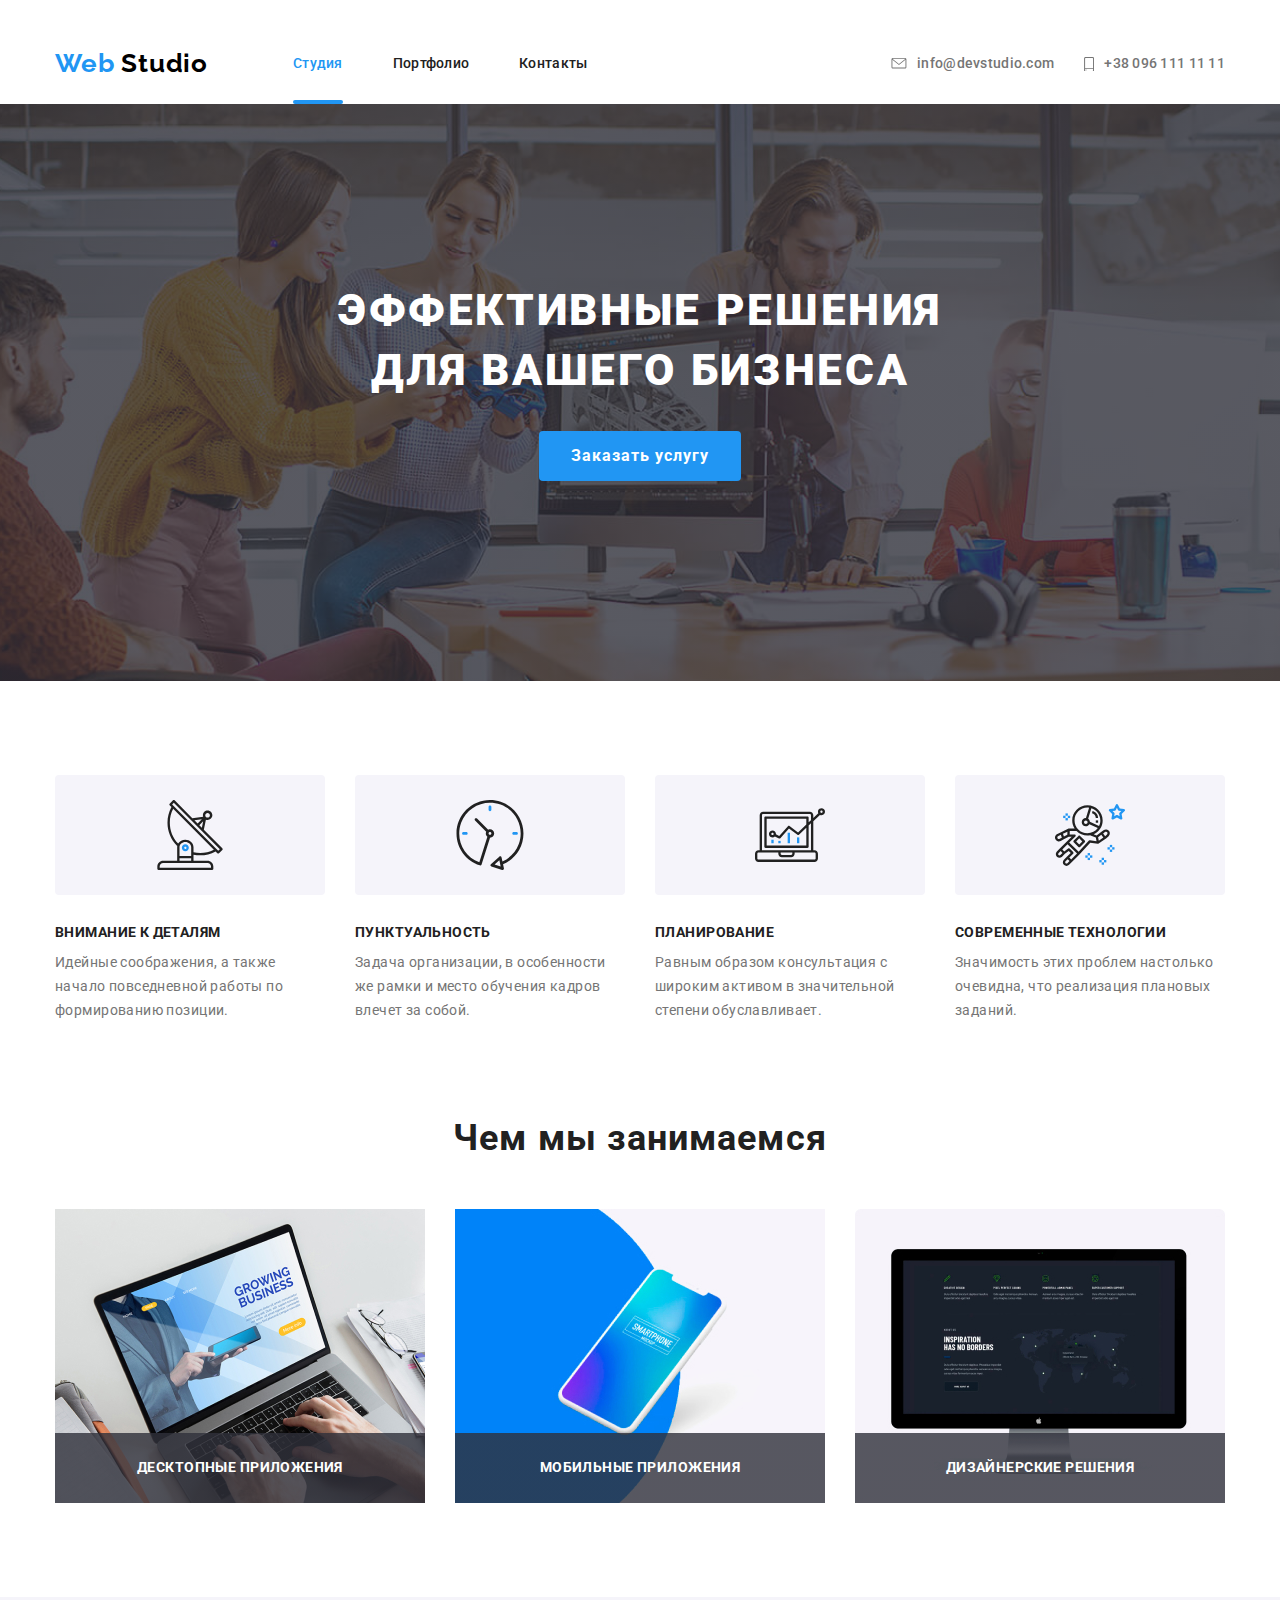
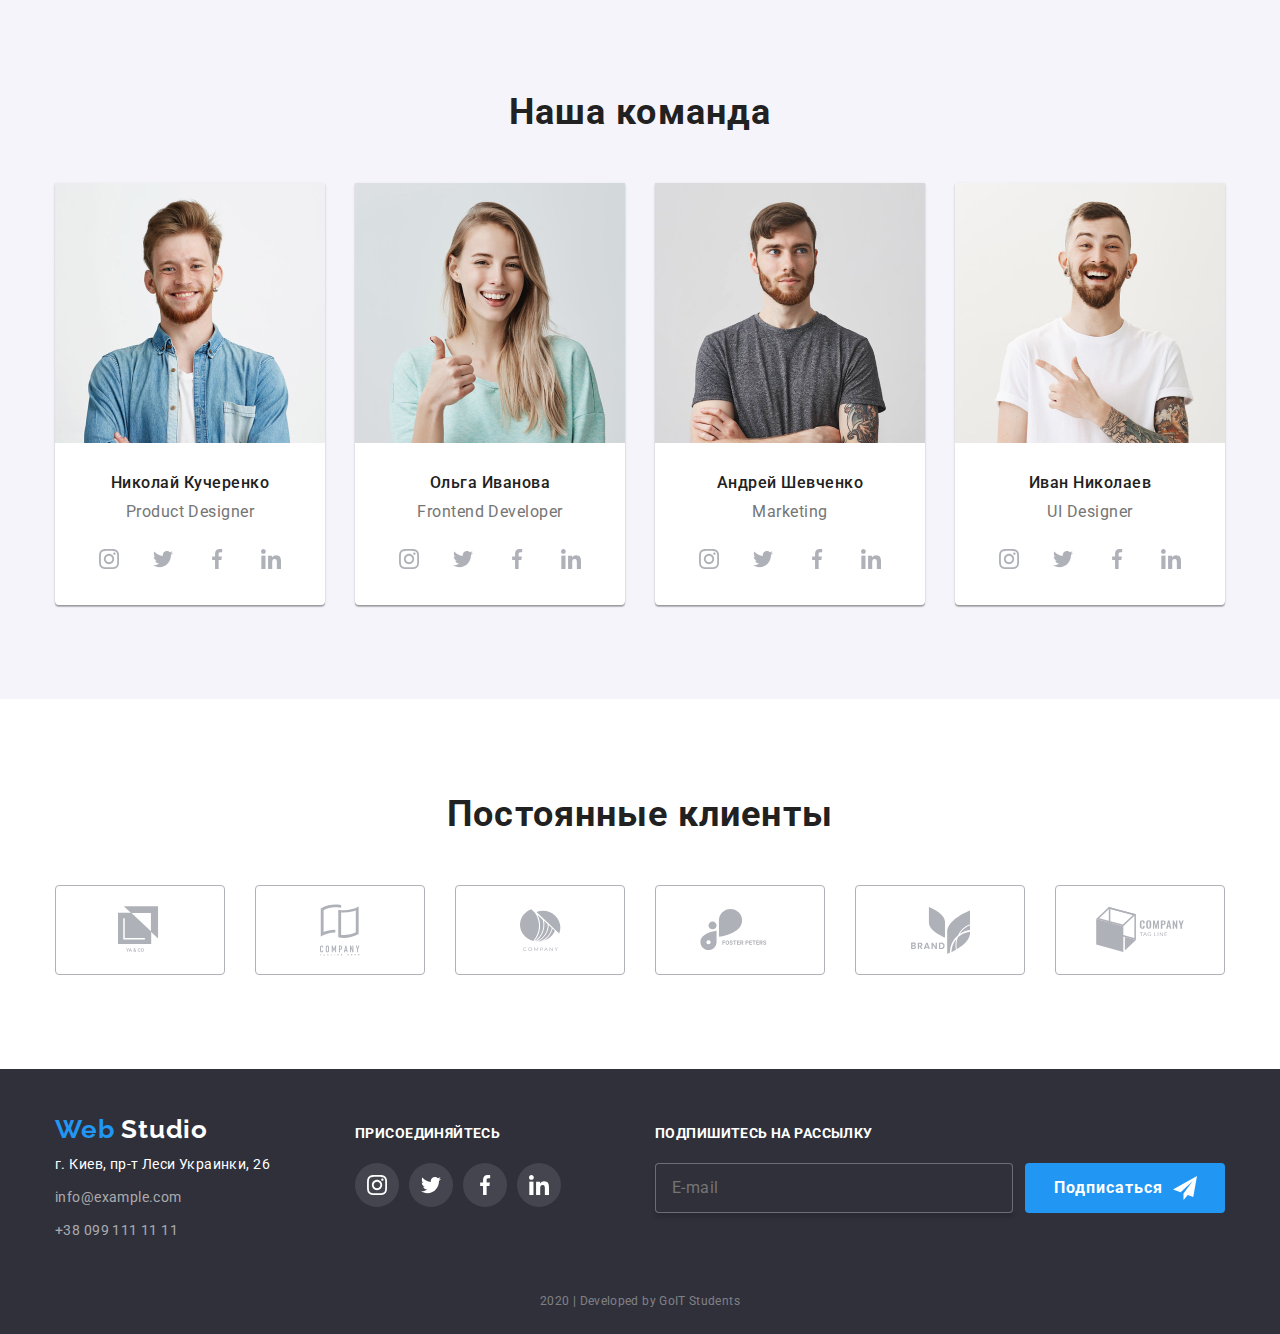
<file: index.html>
<!DOCTYPE html>
<html lang="ru">
  <head>
    <meta charset="UTF-8" />
    <meta name="viewport" content="width=device-width, initial-scale=1.0" />
    <link
      rel="stylesheet"
      href="https://cdnjs.cloudflare.com/ajax/libs/modern-normalize/0.6.0/modern-normalize.min.css"
    />
    <link
      rel="stylesheet"
      href="https://fonts.googleapis.com/css2?family=Raleway:wght@700&family=Roboto:wght@400;500;700;900&display=swap"
    />

    <!-- <link rel="stylesheet" href="./css/styles.css" /> -->
    <link rel="stylesheet" href="./css/main.min.css" />
    <title>Web Studio</title>
  </head>
  <body>
    <header class="page-header">
      <div class="container main-nav">
        <a class="logo" href="./index.html">
          <span class="logo-blue">Web</span>
          <span class="logo-black">Studio</span>
        </a>
        <nav>
          <ul class="site-nav">
            <li class="item">
              <a href="./index.html" class="link current">Студия</a>
            </li>
            <li class="item">
              <a href="./portfolio.html" class="link">Портфолио</a>
            </li>
            <li class="item"><a href="#" class="link">Контакты</a></li>
          </ul>
        </nav>
        <ul class="address-links">
          <li class="item">
            <a class="address-link" href="mailto:info@devstudio.com">
              <svg class="marg" width="16" height="11.2">
                <use href="./images/sprite.svg#icon-envelope"></use>
              </svg>
              info@devstudio.com
            </a>
          </li>
          <li class="item">
            <a class="address-link" href="tel:+380961111111">
              <svg class="marg" width="10" height="14.94">
                <use href="./images/sprite.svg#icon-smartphone"></use>
              </svg>
              +38 096 111 11 11
            </a>
          </li>
        </ul>
      </div>
    </header>
    <main>
      <section class="web-studio">
        <section class="section-hero">
          <div class="container hero">
            <h1 class="hero-title">
              Эффективные решения для вашего бизнеса
            </h1>
            <button class="button-primary" type="button" data-modal-open>
              Заказать услугу
            </button>
            <!-- <a class="button-primary" href="/"> Заказать услугу </a> -->
          </div>
        </section>

        <!--Features-->
        <section class="feature">
          <div class="container">
            <ul class="box">
              <li class="item">
                <div class="fon-item">
                  <svg width="70" height="70">
                    <use href="./images/sprite.svg#icon-antenna"></use>
                  </svg>
                </div>
                <h3 class="features-title">ВНИМАНИЕ К ДЕТАЛЯМ</h3>
                <p class="text">
                  Идейные соображения, а также начало повседневной работы по
                  формированию позиции.
                </p>
              </li>
              <li class="item">
                <div class="fon-item">
                  <svg width="70" height="70">
                    <use href="./images/sprite.svg#icon-clock"></use>
                  </svg>
                </div>
                <h3 class="features-title">ПУНКТУАЛЬНОСТЬ</h3>
                <p class="text">
                  Задача организации, в особенности же рамки и место обучения
                  кадров влечет за собой.
                </p>
              </li>
              <li class="item">
                <div class="fon-item">
                  <svg width="70" height="70">
                    <use href="./images/sprite.svg#icon-diagram"></use>
                  </svg>
                </div>
                <h3 class="features-title">ПЛАНИРОВАНИЕ</h3>
                <p class="text">
                  Равным образом консультация с широким активом в значительной
                  степени обуславливает.
                </p>
              </li>
              <li class="item">
                <div class="fon-item">
                  <svg width="70" height="70">
                    <use href="./images/sprite.svg#icon-astronaut"></use>
                  </svg>
                </div>
                <h3 class="features-title">СОВРЕМЕННЫЕ ТЕХНОЛОГИИ</h3>
                <p class="text">
                  Значимость этих проблем настолько очевидна, что реализация
                  плановых заданий.
                </p>
              </li>
            </ul>
          </div>
        </section>

        <!--Чем мы занимаемся-->
        <section class="section">
          <div class="container">
            <h2 class="section-title">Чем мы занимаемся</h2>
            <ul class="work">
              <li class="work-item">
                <img src="./images/box1.jpg" alt=" десктопные приложения" />
                <h3 class="title">ДЕСКТОПНЫЕ ПРИЛОЖЕНИЯ</h3>
              </li>
              <li class="work-item">
                <img src="./images/box2.jpg" alt="мобильные приложения" />
                <h3 class="title">МОБИЛЬНЫЕ ПРИЛОЖЕНИЯ</h3>
              </li>
              <li class="work-item">
                <img src="./images/box3.jpg" alt="дизайнерские решения" />
                <h3 class="title">ДИЗАЙНЕРСКИЕ РЕШЕНИЯ</h3>
              </li>
            </ul>
          </div>
        </section>
        <!--Our team-->
        <section class="team">
          <div class="container">
            <h2 class="section-title">Наша команда</h2>
            <ul class="team-box">
              <!-- Николай Кучеренко-->
              <li class="item team-color">
                <img src="./images/img.jpg" alt="фото" width="270" />
                <div class="team-info">
                  <h3 class="team-title">Николай Кучеренко</h3>
                  <p class="team-text">Product Designer</p>
                  <ul class="team-links">
                    <li class="item">
                      <a href="#" class="team-link">
                        <svg width="20" height="20">
                          <use href="./images/sprite.svg#icon-instagram"></use>
                        </svg>
                      </a>
                    </li>
                    <li class="item">
                      <a href="#" class="team-link">
                        <svg width="20" height="20">
                          <use href="./images/sprite.svg#icon-twitter"></use>
                        </svg>
                      </a>
                    </li>
                    <li class="item">
                      <a href="#" class="team-link">
                        <svg width="20" height="20">
                          <use href="./images/sprite.svg#icon-facebook"></use>
                        </svg>
                      </a>
                    </li>
                    <li class="item">
                      <a href="#" class="team-link">
                        <svg width="20" height="20">
                          <use href="./images/sprite.svg#icon-linkedin"></use>
                        </svg>
                      </a>
                    </li>
                  </ul>
                </div>
              </li>
              <!-- Ольга Иванова-->
              <li class="item team-color">
                <img src="./images/img-1.jpg" alt="фото" width="270" />
                <div class="team-info">
                  <h3 class="team-title">Ольга Иванова</h3>
                  <p class="team-text">Frontend Developer</p>
                  <ul class="team-links">
                    <li class="item">
                      <a href="#" class="team-link">
                        <svg width="20" height="20">
                          <use href="./images/sprite.svg#icon-instagram"></use>
                        </svg>
                      </a>
                    </li>
                    <li class="item">
                      <a href="#" class="team-link">
                        <svg width="20" height="20">
                          <use href="./images/sprite.svg#icon-twitter"></use>
                        </svg>
                      </a>
                    </li>
                    <li class="item">
                      <a href="#" class="team-link">
                        <svg width="20" height="20">
                          <use href="./images/sprite.svg#icon-facebook"></use>
                        </svg>
                      </a>
                    </li>
                    <li class="item">
                      <a href="#" class="team-link">
                        <svg width="20" height="20">
                          <use href="./images/sprite.svg#icon-linkedin"></use>
                        </svg>
                      </a>
                    </li>
                  </ul>
                </div>
              </li>
              <!--Андрей Шевченко-->
              <li class="item team-color">
                <img src="./images/img-2.jpg" alt="фото" width="270" />
                <div class="team-info">
                  <h3 class="team-title">Андрей Шевченко</h3>
                  <p class="team-text">Marketing</p>
                  <ul class="team-links">
                    <li class="item">
                      <a href="#" class="team-link">
                        <svg width="20" height="20">
                          <use href="./images/sprite.svg#icon-instagram"></use>
                        </svg>
                      </a>
                    </li>
                    <li class="item">
                      <a href="#" class="team-link">
                        <svg width="20" height="20">
                          <use href="./images/sprite.svg#icon-twitter"></use>
                        </svg>
                      </a>
                    </li>
                    <li class="item">
                      <a href="#" class="team-link">
                        <svg width="20" height="20">
                          <use href="./images/sprite.svg#icon-facebook"></use>
                        </svg>
                      </a>
                    </li>
                    <li class="item">
                      <a href="#" class="team-link">
                        <svg width="20" height="20">
                          <use href="./images/sprite.svg#icon-linkedin"></use>
                        </svg>
                      </a>
                    </li>
                  </ul>
                </div>
              </li>
              <!--Иван Николаев-->
              <li class="item team-color">
                <img src="./images/img-3.jpg" alt="фото" width="270" />
                <div class="team-info">
                  <h3 class="team-title">Иван Николаев</h3>
                  <p class="team-text">UI Designer</p>
                  <ul class="team-links">
                    <li class="item">
                      <a href="#" class="team-link">
                        <svg width="20" height="20">
                          <use href="./images/sprite.svg#icon-instagram"></use>
                        </svg>
                      </a>
                    </li>
                    <li class="item">
                      <a href="#" class="team-link">
                        <svg width="20" height="20">
                          <use href="./images/sprite.svg#icon-twitter"></use>
                        </svg>
                      </a>
                    </li>
                    <li class="item">
                      <a href="#" class="team-link">
                        <svg width="20" height="20">
                          <use href="./images/sprite.svg#icon-facebook"></use>
                        </svg>
                      </a>
                    </li>
                    <li class="item">
                      <a href="#" class="team-link">
                        <svg width="20" height="20">
                          <use href="./images/sprite.svg#icon-linkedin"></use>
                        </svg>
                      </a>
                    </li>
                  </ul>
                </div>
              </li>
            </ul>
          </div>
        </section>
        <!-- Постоянные клиенты -->
        <section class="section">
          <div class="container">
            <h2 class="section-title">Постоянные клиенты</h2>
            <ul class="box-client">
              <li class="client-item">
                <a class="client-logo" href="#">
                  <svg width="44.27" height="49.23">
                    <use href="./images/sprite.svg#icon-logo1"></use>
                  </svg>
                </a>
              </li>
              <li class="client-item">
                <a class="client-logo" href="#">
                  <svg width="40" height="52">
                    <use href="./images/sprite.svg#icon-logo2"></use>
                  </svg>
                </a>
              </li>
              <li class="client-item">
                <a class="client-logo" href="#">
                  <svg width="41" height="42.6">
                    <use href="./images/sprite.svg#icon-logo3"></use>
                  </svg>
                </a>
              </li>
              <li class="client-item">
                <a class="client-logo" href="#">
                  <svg width="79.66" height="42.02">
                    <use href="./images/sprite.svg#icon-logo4"></use>
                  </svg>
                </a>
              </li>
              <li class="client-item">
                <a class="client-logo" href="#">
                  <svg width="59" height="47">
                    <use href="./images/sprite.svg#icon-logo5"></use>
                  </svg>
                </a>
              </li>
              <li class="client-item">
                <a class="client-logo" href="#">
                  <svg width="88.48" height="45.44">
                    <use href="./images/sprite.svg#icon-logo6"></use>
                  </svg>
                </a>
              </li>
            </ul>
          </div>
        </section>
        <div class="backdrop is-hidden" data-modal>
          <div class="modal">
            <button data-modal-close class="button-close">
              <svg class="icon-close" width="18" height="18">
                <use href="./images/sprite.svg#icon-close-black"></use>
              </svg>
            </button>
            <span class="modal-title"
              >Оставьте свои данные, мы вам перезвоним</span
            >
            <form class="form">
              <ul>
                <li class="form-item">
                  <label class="form-field">
                    <input
                      type="text"
                      class="form-input"
                      name="name"
                      placeholder=" "
                    />
                    <span class="form-label">Имя</span>
                    <span class="icon-modal">
                      <svg width="18" height="18">
                        <use href="./images/sprite.svg#icon-person-black"></use>
                      </svg>
                    </span>
                  </label>
                </li>
                <li class="form-item">
                  <label class="form-field">
                    <input
                      type="tel"
                      class="form-input"
                      name="tel"
                      placeholder=" "
                    />
                    <span class="form-label">Телефон</span>
                    <span class="icon-modal">
                      <svg width="18" height="18">
                        <use href="./images/sprite.svg#icon-phone-black"></use>
                      </svg>
                    </span>
                  </label>
                </li>
                <li class="form-item">
                  <label class="form-field">
                    <input
                      type="email"
                      class="form-input"
                      name="email"
                      placeholder=" "
                    />
                    <span class="form-label">Почта</span>
                    <span class="icon-modal">
                      <svg width="18" height="18">
                        <use href="./images/sprite.svg#icon-email-black"></use>
                      </svg>
                    </span>
                  </label>
                </li>
                <li class="form-item">
                  <label class="form-field">
                    <textarea
                      class="comment-input"
                      name="comment"
                      placeholder=" "
                    ></textarea>
                    <span class="comment-label">Комментарий</span>
                  </label>
                </li>
              </ul>
              <label class="checkbox-label">
                <input type="checkbox" class="checkbox" name="terms" />
                <span class="checkbox-icon"></span>
                <span class="label-text">
                  Соглашаюсь с рассылкой и принимаю
                  <a class="checkbox-link" href="#">Условия договора</a>
                </span>
              </label>

              <button class="button-modal" type="submit">Отправить</button>
            </form>
          </div>
        </div>
      </section>
    </main>
    <footer class="footer">
      <div class="container footer-cont">
        <div>
          <a class="logo" href="./index.html">
            <span class="logo-blue">Web</span>
            <span class="logo-white">Studio</span>
          </a>

          <address class="footer-add">
            <p class="footer-white">г. Киев, пр-т Леси Украинки, 26</p>

            <p class="address-footer">
              <a href="mailto:info@example.com" class="footer-link"
                >info@example.com</a
              >
            </p>

            <p class="address-footer">
              <a href="tel:+380991111111" class="footer-link"
                >+38 099 111 11 11</a
              >
            </p>
          </address>
        </div>
        <div class="social">
          <b class="text-white">ПРИСОЕДИНЯЙТЕСЬ</b>
          <ul class="social-links">
            <li class="item">
              <a href="#" class="social-link">
                <svg width="20" height="20">
                  <use href="./images/sprite.svg#icon-instagram"></use>
                </svg>
              </a>
            </li>
            <li class="item">
              <a href="#" class="social-link">
                <svg width="20" height="20">
                  <use href="./images/sprite.svg#icon-twitter"></use>
                </svg>
              </a>
            </li>
            <li class="item">
              <a href="#" class="social-link">
                <svg width="20" height="20">
                  <use href="./images/sprite.svg#icon-facebook"></use>
                </svg>
              </a>
            </li>
            <li class="item">
              <a href="#" class="social-link">
                <svg width="20" height="20">
                  <use href="./images/sprite.svg#icon-linkedin"></use>
                </svg>
              </a>
            </li>
          </ul>
        </div>

        <div class="mail">
          <b class="text-white">ПОДПИШИТЕСЬ НА РАССЫЛКУ</b>
          <form class="right">
            <label class="button-mail"
              ><input
                class="button-input"
                type="email"
                name="email"
                placeholder="E-mail"
            /></label>
            <button class="button-telegram" type="button">
              Подписаться
              <svg class="imgtel" width="24" height="24">
                <use href="./images/sprite.svg#icon-icon-send"></use>
              </svg>
            </button>
          </form>
        </div>
      </div>
      <p class="footer-text">2020 | Developed by GoIT Students</p>
    </footer>
    <script src="./js/modal.js"></script>
  </body>
</html>
</file>
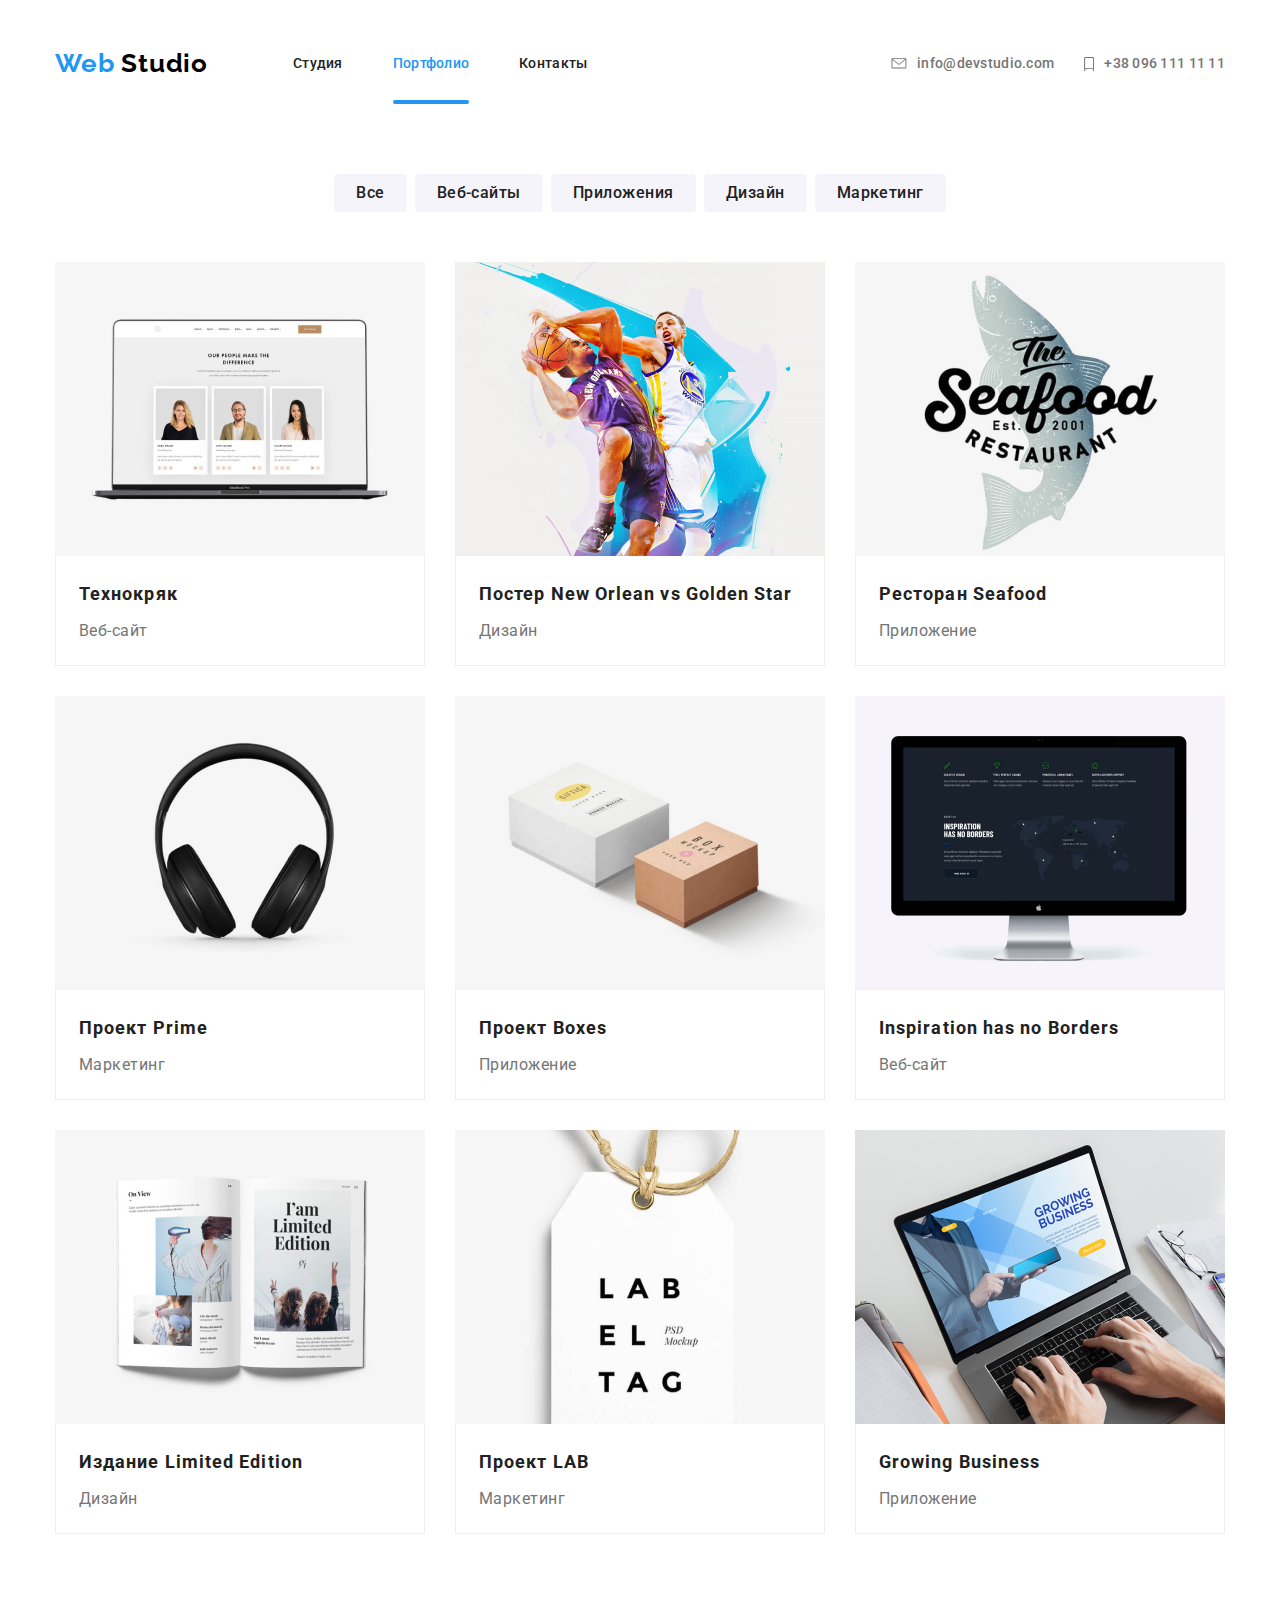
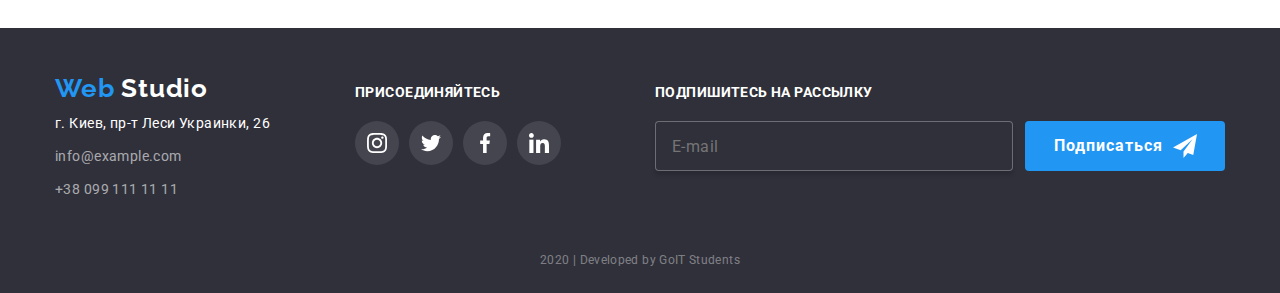
<file: portfolio.html>
<!DOCTYPE html>
<html lang="ru">
  <head>
    <meta charset="UTF-8" />
    <meta name="viewport" content="width=device-width, initial-scale=1.0" />
    <link
      rel="stylesheet"
      href="https://fonts.googleapis.com/css2?family=Raleway:wght@700&family=Roboto:wght@400;500;700;900&display=swap"
    />
    <link
      rel="stylesheet"
      href="https://cdnjs.cloudflare.com/ajax/libs/modern-normalize/0.6.0/modern-normalize.min.css"
    />
    <!-- <link rel="stylesheet" href="./css/styles.css" /> -->
    <link rel="stylesheet" href="./css/main.min.css" />
    <title>Portfolio</title>
  </head>
  <body>
    <header class="page-header">
      <div class="container main-nav">
        <a class="logo" href="./index.html">
          <span class="logo-blue">Web</span>
          <span class="logo-black">Studio</span>
        </a>
        <nav>
          <ul class="site-nav">
            <li class="item">
              <a href="./index.html" class="link">Студия</a>
            </li>
            <li class="item">
              <a href="./portfolio.html" class="link current">Портфолио</a>
            </li>
            <li class="item"><a href="/" class="link">Контакты</a></li>
          </ul>
        </nav>
        <ul class="address-links">
          <li class="item">
            <a class="address-link" href="mailto:info@devstudio.com">
              <svg class="marg" width="16" height="11.2">
                <use href="./images/sprite.svg#icon-envelope"></use>
              </svg>
              info@devstudio.com
            </a>
          </li>
          <li class="item">
            <a class="address-link" href="tel:+380961111111">
              <svg class="marg" width="10" height="14.94">
                <use href="./images/sprite.svg#icon-smartphone"></use>
              </svg>
              +38 096 111 11 11
            </a>
          </li>
        </ul>
      </div>
    </header>
    <main>
      <section class="portfolio">
        <!-- filters -->
        <div class="container">
          <ul class="button-filters">
            <li class="item">
              <button class="button-changes" type="button">Все</button>
            </li>
            <li class="item">
              <button class="button-changes" type="button">Веб-сайты</button>
            </li>
            <li class="item">
              <button class="button-changes" type="button">Приложения</button>
            </li>
            <li class="item">
              <button class="button-changes" type="button">Дизайн</button>
            </li>
            <li class="item">
              <button class="button-changes" type="button">Маркетинг</button>
            </li>
          </ul>

          <!-- Project -->

          <ul class="project">
            <li class="project-item">
              <a class="shadow" href="#">
                <div class="changes">
                  <img src="./images/img21.jpg" alt="кряк" width="370" />
                  <p class="changes-text">
                    Технокряк это современная площадка распространения
                    коронавируса. Компании используют эту платформу для
                    цифрового шпионажа и атак на защищённые сервера конкурентов.
                  </p>
                </div>
                <div class="project-text">
                  <h2 class="port-title">Технокряк</h2>
                  <p class="port-text">Веб-сайт</p>
                </div>
              </a>
            </li>
            <li class="project-item">
              <a class="shadow" href="#">
                <div class="changes">
                  <img
                    src="./images/img22.jpg"
                    alt="Новый Орлеан"
                    width="370"
                  />
                  <p class="changes-text">
                    Технокряк это современная площадка распространения
                    коронавируса. Компании используют эту платформу для
                    цифрового шпионажа и атак на защищённые сервера конкурентов.
                  </p>
                </div>
                <div class="project-text">
                  <h1 class="port-title">Постер New Orlean vs Golden Star</h1>
                  <p class="port-text">Дизайн</p>
                </div>
              </a>
            </li>
            <li class="project-item">
              <a class="shadow" href="#">
                <div class="changes">
                  <img
                    src="./images/img23.jpg"
                    alt="Море продукті"
                    width="370"
                  />
                  <p class="changes-text">
                    Технокряк это современная площадка распространения
                    коронавируса. Компании используют эту платформу для
                    цифрового шпионажа и атак на защищённые сервера конкурентов.
                  </p>
                </div>
                <div class="project-text">
                  <h2 class="port-title">Ресторан Seafood</h2>
                  <p class="port-text">Приложение</p>
                </div>
              </a>
            </li>
            <li class="project-item">
              <a class="shadow" href="#">
                <div class="changes">
                  <img
                    src="./images/img24.jpg"
                    alt="Проект Prime"
                    width="370"
                  />
                  <p class="changes-text">
                    Технокряк это современная площадка распространения
                    коронавируса. Компании используют эту платформу для
                    цифрового шпионажа и атак на защищённые сервера конкурентов.
                  </p>
                </div>
                <div class="project-text">
                  <h2 class="port-title">Проект Prime</h2>
                  <p class="port-text">Маркетинг</p>
                </div>
              </a>
            </li>
            <li class="project-item">
              <a class="shadow" href="#">
                <div class="changes">
                  <img
                    src="./images/img25.jpg"
                    alt="Проект Boxes"
                    width="370"
                  />

                  <p class="changes-text">
                    Технокряк это современная площадка распространения
                    коронавируса. Компании используют эту платформу для
                    цифрового шпионажа и атак на защищённые сервера конкурентов.
                  </p>
                </div>
                <div class="project-text">
                  <h2 class="port-title">Проект Boxes</h2>
                  <p class="port-text">Приложение</p>
                </div>
              </a>
            </li>
            <li class="project-item">
              <a class="shadow" href="#">
                <div class="changes">
                  <img
                    src="./images/img26.jpg"
                    alt="Вдохновение не имеет границ"
                    width="370"
                  />
                  <p class="changes-text">
                    Технокряк это современная площадка распространения
                    коронавируса. Компании используют эту платформу для
                    цифрового шпионажа и атак на защищённые сервера конкурентов.
                  </p>
                </div>
                <div class="project-text">
                  <h2 class="port-title">Inspiration has no Borders</h2>
                  <p class="port-text">Веб-сайт</p>
                </div>
              </a>
            </li>
            <li class="project-item">
              <a class="shadow" href="#">
                <div class="changes">
                  <img
                    src="./images/img27.jpg"
                    alt="Издание Limited Edition"
                    width="370"
                  />
                  <p class="changes-text">
                    Технокряк это современная площадка распространения
                    коронавируса. Компании используют эту платформу для
                    цифрового шпионажа и атак на защищённые сервера конкурентов.
                  </p>
                </div>
                <div class="project-text">
                  <h2 class="port-title">Издание Limited Edition</h2>
                  <p class="port-text">Дизайн</p>
                </div>
              </a>
            </li>
            <li class="project-item">
              <a class="shadow" href="#">
                <div class="changes">
                  <img src="./images/img28.jpg" alt="Проект LAB" width="370" />

                  <p class="changes-text">
                    Технокряк это современная площадка распространения
                    коронавируса. Компании используют эту платформу для
                    цифрового шпионажа и атак на защищённые сервера конкурентов.
                  </p>
                </div>
                <div class="project-text">
                  <h2 class="port-title">Проект LAB</h2>
                  <p class="port-text">Маркетинг</p>
                </div>
              </a>
            </li>
            <li class="project-item">
              <a class="shadow" href="#">
                <div class="changes">
                  <img
                    src="./images/img29.jpg"
                    alt="Растущий бизнес"
                    width="370"
                  />
                  <p class="changes-text">
                    Технокряк это современная площадка распространения
                    коронавируса. Компании используют эту платформу для
                    цифрового шпионажа и атак на защищённые сервера конкурентов.
                  </p>
                </div>
                <div class="project-text">
                  <h2 class="port-title">Growing Business</h2>
                  <p class="port-text">Приложение</p>
                </div>
              </a>
            </li>
          </ul>
        </div>
      </section>
    </main>
    <footer class="footer">
      <div class="container footer-cont">
        <div>
          <a class="logo" href="./index.html">
            <span class="logo-blue">Web</span>
            <span class="logo-white">Studio</span>
          </a>

          <address class="footer-add">
            <p class="footer-white">г. Киев, пр-т Леси Украинки, 26</p>

            <p class="address-footer">
              <a href="mailto:info@example.com" class="footer-link"
                >info@example.com</a
              >
            </p>

            <p class="address-footer">
              <a href="tel:+380991111111" class="footer-link"
                >+38 099 111 11 11</a
              >
            </p>
          </address>
        </div>
        <div class="social">
          <b class="text-white">ПРИСОЕДИНЯЙТЕСЬ</b>
          <ul class="social-links">
            <li class="item">
              <a href="#" class="social-link">
                <svg width="20" height="20">
                  <use href="./images/sprite.svg#icon-instagram"></use>
                </svg>
              </a>
            </li>
            <li class="item">
              <a href="#" class="social-link">
                <svg width="20" height="20">
                  <use href="./images/sprite.svg#icon-twitter"></use>
                </svg>
              </a>
            </li>
            <li class="item">
              <a href="#" class="social-link">
                <svg width="20" height="20">
                  <use href="./images/sprite.svg#icon-facebook"></use>
                </svg>
              </a>
            </li>
            <li class="item">
              <a href="#" class="social-link">
                <svg width="20" height="20">
                  <use href="./images/sprite.svg#icon-linkedin"></use>
                </svg>
              </a>
            </li>
          </ul>
        </div>

        <div class="mail">
          <b class="text-white">ПОДПИШИТЕСЬ НА РАССЫЛКУ</b>
          <form class="right">
            <label class="button-mail"
              ><input
                class="button-input"
                type="email"
                name="email"
                placeholder="E-mail"
            /></label>
            <button class="button-telegram" type="button">
              Подписаться
              <svg class="imgtel" width="24" height="24">
                <use href="./images/sprite.svg#icon-icon-send"></use>
              </svg>
            </button>
          </form>
        </div>
      </div>
      <p class="footer-text">2020 | Developed by GoIT Students</p>
    </footer>
  </body>
</html>
</file>
<file: css/styles.css>
/* основний колір тексту #757575*/
/*  другорядний колір тексту #212121*/
/* основний колір фону #FFFFFF */
/* другорядний колір фону #F5F4FA */

/* kolip постоянні кліенти #AFB1B8 */
/* футер основний колір фону #2F303A */
/* футер основний колір тексту #FFFFFF */
/* футер другорядний колір тексту rgba(255, 255, 255, 0.6) */
/* футер колір нижнього тексту rgba(255, 255, 255, 0.4) */

/* змінний колір #2196F3 */
/* Web  #2196F3 */
/* stydio  #000000*/
/* швидкість змінення властивості cubic-bezier(0.4, 0, 0.2, 1).  */
/* колір фону оверлей  rgba(33, 150, 243, 0.9) */
:root {
  --primary-text-color: #757575;
  --secondary-text-color: #212121;
  --secondary-fon: #f5f4fa;
  --primary-white: #ffffff;
  --color-gray: #afb1b8;
  --color-changes: #2196f3;
  --footer-color: #2f303a;
  --timing-function: cubic-bezier(0.4, 0, 0.2, 1);
}
.visually-hidden {
  position: absolute;
  width: 1px;
  height: 1px;
  margin: 1px;
  border: 0;
  padding: 0;
  clip: roct(0 0 0 0);
  overflow: hidden;
}
body {
  /* overflow-y: scroll; */
  background-color: var(--primary-white);
  color: var(--primary-text-color);
}

a,
p,
ul,
div,
h1,
h2,
h3 {
  margin: 0px;
  padding: 0px;
}
a {
  display: block;
  text-decoration: none;
}

ul {
  list-style: none;
}

img {
  display: block;
  /* max-width: 100%;
  height: auto; */
}

/* HEADER */
.page-header {
  position: fixed;
  background-color: var(--primary-white);
  width: 100%;
  z-index: 10;
}

.container {
  width: 1200px;
  padding-left: 15px;
  padding-right: 15px;
  margin-left: auto;
  margin-right: auto;
}
.main-nav {
  display: flex;
  justify-content: center;
  align-items: center;
}
.logo {
  width: 153px;
  display: flex;
  font-family: "Raleway", sans-serif;
  font-weight: 700;
  font-size: 26px;
  line-height: 1.2;
  /* identical to box height */
  letter-spacing: 0.03em;
}
.logo-blue {
  margin-right: 7px;
  color: var(--color-changes);
}
.logo-black {
  color: #000000;
}
.logo-white {
  color: var(--primary-white);
}

.site-nav {
  width: 294px;
  margin-left: 85px;
  display: flex;
  cursor: pointer;
}

.site-nav .link {
  position: relative;
  padding-top: 32px;
  padding-bottom: 32px;
  display: block;
  color: var(--secondary-text-color);
  font-family: "Roboto", sans-serif;
  font-weight: 500;
  font-size: 14px;
  line-height: 1.14;
  letter-spacing: 0.02em;
  transition: color 250ms var(--timing-function);
}

.site-nav .item:not(:last-child) {
  margin-right: 50px;
}

/* зміна кольору */
.site-nav .link:hover,
.site-nav .link:focus,
.site-nav .link.current {
  color: var(--color-changes);
}

.current::after {
  content: "";
  position: absolute;
  width: 100%;
  height: 4px;
  left: 0;
  bottom: 0;
  border-radius: 2px;
  background-color: var(--color-changes);
  transition: background-color 250ms var(--timing-function);
}

/* tel, mail */
.address-links {
  display: flex;
  margin-left: auto;
  font-family: "Roboto", sans-serif;
  font-style: normal;
  font-weight: 500;
  font-size: 14px;
  line-height: 1.14;
  letter-spacing: 0.02em;
}

.address-link {
  display: flex;
  align-items: center;
  cursor: pointer;
  color: var(--primary-text-color);
  fill: var(--primary-text-color);
  transition: color 250ms var(--timing-function),
    fill 250ms var(--timing-function);
}

.address-link:hover,
.address-link:focus {
  fill: var(--color-changes);
  color: var(--color-changes);
}
.address-links .item:not(:last-child) {
  margin-right: 30px;
}
.marg {
  margin-right: 10px;
  fill: currentColor;
}
/* WEB STUDIO  */
.web-studio {
  padding-top: 81px;
}
/* HERO */

.section-hero {
  height: 600px;
  max-width: 1600px;
  margin-left: auto;
  margin-right: auto;
  display: flex;
  align-items: center;
  text-align: center;
  background-image: linear-gradient(
      rgba(47, 48, 58, 0.8),
      rgba(47, 48, 58, 0.8)
    ),
    url(../images/headerimg.jpg);
  background-position: center;
  background-size: cover;
}

.hero {
  display: flex;
  justify-content: center;
  align-items: center;
  flex-direction: column;
}
.hero-title {
  width: 696px;
  text-align: center;
  font-family: "Roboto", sans-serif;
  margin-bottom: 30px;
  font-weight: 900;
  font-size: 44px;
  line-height: 1.36;

  /* or 136% */
  letter-spacing: 0.06em;
  text-transform: uppercase;
  color: var(--primary-white);
}
.button-primary {
  text-align: center;
  font-family: "Roboto", sans-serif;
  font-style: normal;
  font-weight: 700;
  font-size: 16px;
  line-height: 1.88;
  background-color: var(--color-changes);
  color: var(--primary-white);
  letter-spacing: 0.06em;
  padding: 10px 32px;
  border-radius: 4px;
  border: 0px;
}

/*Feature  */
.feature {
  display: flex;
  align-items: center;
  padding-top: 94px;
}

.box {
  display: flex;
}
.box .item:not(:last-child) {
  margin-right: 30px;
}
.fon-item {
  height: 120px;
  padding: 25px 100px;
  border-radius: 4px;
  background-color: var(--secondary-fon);
  margin-bottom: 30px;
}

.features-title {
  margin-top: 30px;
  margin-bottom: 10px;
  font-family: "Roboto", sans-serif;
  font-weight: 700;
  font-size: 14px;
  line-height: 1.14;
  letter-spacing: 0.03em;
  color: var(--secondary-text-color);
  text-align: start;
}
.text {
  width: 270px;
  font-family: "Roboto", sans-serif;
  font-weight: 400;
  font-size: 14px;
  line-height: 1.71;
  /* or 171% */
  letter-spacing: 0.03em;
  text-align: start;
}

/* Чем мы занимаемся */
.section {
  display: flex;
  padding-top: 94px;
  padding-bottom: 94px;
}

.section-title {
  margin-bottom: 50px;
  font-family: "Roboto", sans-serif;
  font-weight: 700;
  font-size: 36px;
  line-height: 1.17;
  text-align: center;
  letter-spacing: 0.03em;
  color: var(--secondary-text-color);
}
.work {
  display: flex;
  align-items: center;
}
.work-item:not(:last-child) {
  margin-right: 30px;
}
.work-item {
  position: relative;
  display: block;
}

.title {
  position: absolute;
  width: 100%;
  height: 70px;
  left: 0px;
  bottom: 0px;
  display: flex;
  justify-content: center;
  align-items: center;
  font-family: "Roboto", sans-serif;
  font-weight: 700;
  font-size: 14px;
  line-height: 1.14px;
  text-align: center;
  letter-spacing: 0.03em;
  color: var(--primary-white);
  background-image: linear-gradient(
    rgba(47, 48, 58, 0.8),
    rgba(47, 48, 58, 0.8)
  );
}

/* our team */
.team {
  background-color: var(--secondary-fon);
}

.team-box {
  display: flex;
  align-items: center;
}
.team-box .item:not(:last-child) {
  margin-right: 30px;
}

.team-color {
  width: 270px;
  cursor: pointer;
  border-radius: 0px 0px 4px 4px;
  background-color: var(--primary-white);
  box-shadow: 0px 2px 1px rgba(0, 0, 0, 0.2), 0px 1px 1px rgba(0, 0, 0, 0.14),
    0px 1px 3px rgba(0, 0, 0, 0.12);
}

.team-info {
  padding-top: 30px;
  padding-bottom: 24px;
}
.team-title {
  margin-bottom: 10px;
  font-family: "Roboto", sans-serif;
  font-weight: 500;
  font-size: 16px;
  line-height: 1.19;

  /* identical to box height */
  text-align: center;
  letter-spacing: 0.03em;
  color: var(--secondary-text-color);
}
.team-text {
  margin-bottom: 16px;
  font-family: "Roboto", sans-serif;
  font-weight: 400;
  font-size: 16px;
  line-height: 1.19;

  /* identical to box height */
  text-align: center;
  letter-spacing: 0.03em;
  color: var(--primary-text-color);
}
.team-links {
  width: 206px;
  display: flex;
  margin-left: 32px;
  margin-right: 32px;
}
.team-link {
  width: 44px;
  height: 44px;
  display: flex;
  justify-content: center;
  align-items: center;
  border-radius: 50%;
  fill: var(--color-gray);
  background-color: var(--primary-white);
  transition: background-color 250ms var(--timing-function),
    fill 250ms var(--timing-function);
}

.team-links .item:not(:last-child) {
  margin-right: 10px;
}

.team-link:hover,
.team-link:focus {
  fill: var(--primary-white);
  border-radius: 50%;
  background-color: var(--color-changes);
}

/* <!-- Постоянные клиенты --> */
.box-client {
  display: flex;
  justify-content: center;
}
.box-client .client-item:not(:last-child) {
  margin-right: 30px;
}

.client-logo {
  width: 170px;
  height: 90px;
  display: flex;
  justify-content: center;
  align-items: center;
  border: 1px solid var(--color-gray);
  border-radius: 4px;
  fill: var(--color-gray);
  transition: border 250ms var(--timing-function),
    fill 250ms var(--timing-function);
}

.client-logo:hover,
.client-logo:focus {
  /* transition: color 250ms var(--timing-function); */

  border-color: var(--color-changes);
  fill: var(--color-changes);
}
/* Модальне вікно */
.backdrop {
  position: fixed;
  top: 0;
  left: 0;
  right: 0;
  bottom: 0;
  width: 100%;
  height: 100%;
  background-color: rgba(0, 0, 0, 0.2);
}

.modal {
  position: absolute;
  top: 50%;
  left: 50%;
  width: 528px;
  height: 581px;
  padding: 40px;
  text-align: center;
  background-color: var(--primary-white);
  transform: translate(-50%, -50%) scale(1);
  transition: transform 250ms var(--timing-function);
  box-shadow: 0px 2px 1px rgba(0, 0, 0, 0.2), 0px 1px 1px rgba(0, 0, 0, 0.14),
    0px 1px 3px rgba(0, 0, 0, 0.12);
  border-radius: 4px;
}

.backdrop.is-hidden .modal {
  transform: translate(-50%, -50%) scale(0);
}
/* .backdrop.modal body {
  position: fixed;
} */

.backdrop.is-hidden {
  position: absolute;
  width: 1px;
  height: 1px;
  margin: 1px;
  border: 0;
  padding: 0;
  clip: roct(0 0 0 0);
  overflow: hidden;
  opacity: 0;
  pointer-events: none;
}

.modal-title {
  margin-bottom: 30px;
  font-family: "Roboto", sans-serif;
  font-style: normal;
  font-weight: 700;
  font-size: 20px;
  line-height: 23px;
  text-align: center;
  letter-spacing: 0.03em;
  line-height: 1.15;
  color: var(--secondary-text-color);
}
.form {
  margin-top: 30px;
}
.button-close {
  position: absolute;
  top: 8px;
  right: 8px;
  width: 30px;
  height: 30px;
  display: flex;
  align-items: center;
  justify-content: center;
  background-color: #ffffff;
  border-radius: 50%;
  border: 1px solid rgba(0, 0, 0, 0.1);
  color: #000000;
  cursor: pointer;
}

.button-close:hover,
.button-close:focus {
  color: var(--color-changes);
}

.icon-close {
  position: absolute;
  transform: translate(0, 0) scale(1);
  transition: transform 250ms var(--timing-function);
  fill: currentColor;
}

.form .button-modal {
  margin-top: 30px;
}

.form-field {
  position: relative;
  display: block;
}
.form-field:focus-within > .comment-label,
.comment-input:not(:placeholder-shown) + .comment-label {
  font-size: 12px;
  transform: translateY(-30px);
  color: var(--color-changes);
}

.form-input {
  display: block;
  padding-top: 12px;
  padding-right: 18px;
  padding-bottom: 12px;
  padding-left: 42px;
  width: 100%;
  height: 40px;
  border: 1px solid rgba(33, 33, 33, 0.2);
  border-radius: 4px;
}

.form-input:focus {
  border: 1px solid #2196f3;
  outline: transparent;
}

.form-field:focus-within > .form-label,
.form-input:not(:placeholder-shown) + .form-label {
  font-size: 12px;
  line-height: 1.17;
  transform: translate(-26px, -38px);
  color: var(--color-changes);
}

.form-label {
  position: absolute;
  top: 50%;
  left: 42px;
  font-size: 14px;
  line-height: 1.14;
  letter-spacing: 0.01em;
  transform: translateY(-50%);
  color: var(--primary-text-color);
  transition: transform 250ms var(--timing-function),
    color 250ms var(--timing-function), font-size 250ms var(--timing-function);
}

.icon-modal {
  display: inline-block;
  width: 18px;
  height: 18px;
  position: absolute;
  top: 50%;
  left: 16px;
  fill: var(--secondary-text-color);
  transform: translateY(-50%);
  transition: transform 250ms var(--timing-function);
}

.form-field:focus-within > .icon-modal {
  fill: var(--color-changes);
}

.form-item:not(:first-child) {
  margin-top: 28px;
}
.comment-label {
  position: absolute;
  top: 12px;
  left: 16px;
  line-height: 1.14;
  letter-spacing: 0.01em;
  transform: translate(0, 0);
  color: var(--primary-text-color);
  transition: transform 250ms cubic-bezier(0.4, 0, 0.2, 1),
    font-size 250ms cubic-bezier(0.4, 0, 0.2, 1);
}

.comment-input {
  display: block;
  padding: 12px 16px;
  width: 100%;
  height: 120px;
  border: 1px solid rgba(33, 33, 33, 0.2);

  border-radius: 4px;
  resize: none;
}

.comment-input:focus {
  border: 1px solid #2196f3;
  outline: transparent;
}
.checkbox {
  position: absolute;
  width: 1px;
  height: 1px;
  margin: -1px;
  padding: 0;
  overflow: hidden;
  border: 0;
  clip: rect(0 0 0 0);
}

.checkbox-label {
  display: inline-flex;
  align-items: center;
  margin-top: 20px;
}

.label-text {
  font-family: Roboto;
  font-style: normal;
  font-weight: 400;
  font-size: 14px;
  line-height: 1.71;

  /* identical to box height, or 171% */
  letter-spacing: 0.03em;
  color: var(--primary-text-color);
}

.checkbox-link {
  display: inline-block;
  font-family: Roboto;
  font-style: normal;
  font-weight: 400;
  font-size: 14px;
  line-height: 1.71x;

  /* identical to box height, or 171% */
  letter-spacing: 0.03em;
  text-decoration-line: underline;
  color: var(--color-changes);
}

.checkbox-icon {
  display: inline-block;
  margin-right: 7px;
  width: 16px;
  height: 15px;
  background-color: var(--primary-white);
  border: 2px solid #212121;
  border-radius: 2px;
}

.checkbox:checked + .checkbox-icon {
  background-color: var(--color-changes);
  border: 2px solid var(--color-changes);
  border-radius: 2px;
  background-image: url(../images/icon-check.svg);
  background-size: contain;
  background-origin: border-box;
}

.button-modal {
  text-align: center;
  font-family: "Roboto", sans-serif;
  font-style: normal;
  font-weight: 700;
  font-size: 16px;
  line-height: 1.87;
  background-color: var(--color-changes);
  color: var(--primary-white);
  letter-spacing: 0.06em;
  padding: 10px 55px;
  border-radius: 4px;
  border: 0px;
}

/* --FOOTER-- */

.footer {
  background-color: var(--footer-color);

  /*  #2F303A */
}
.footer-cont {
  padding-top: 45px;
  padding-bottom: 28px;
  display: flex;
  align-items: baseline;
}

.footer-add {
  width: 231px;
  margin-top: 8px;
  font-family: "Roboto", sans-serif;
  font-style: normal;
  font-weight: 400;
  font-size: 14px;
  line-height: 1.71;
  letter-spacing: 0.03em;
  text-align: left;
  color: var(--primary-white);
}

.address-footer {
  margin-top: 9px;
  color: var(--primary-text-color);
}
.footer-link {
  color: rgba(255, 255, 255, 0.6);
  transition: color 250ms var(--timing-function);
}
/* Color section */
.footer-link:hover,
.footer-link:focus {
  color: var(--color-changes);
}

.social {
  width: 206px;
  margin-left: 69px;
}
.text-white {
  font-family: "Roboto", sans-serif;
  font-weight: 700;
  font-size: 14px;
  line-height: 1.14;
  letter-spacing: 0.03em;
  text-align: left;
  color: var(--primary-white);
}
.social-links {
  margin-top: 20px;
  display: flex;
  justify-content: space-between;
}
.social-links .item:not(:last-child) {
  margin-right: 10px;
}
.social-link {
  cursor: pointer;
  width: 44px;
  height: 44px;
  display: flex;
  justify-content: center;
  align-items: center;
  fill: var(--primary-white);
  border-radius: 50%;
  background-color: rgba(255, 255, 255, 0.1);
  transition: background-color 250ms var(--timing-function);
}
.social-link:hover,
.social-link:focus {
  border-radius: 50%;
  background-color: var(--color-changes);
}

.mail {
  width: 570px;
  height: 86px;
  margin-left: 94px;
}
.right {
  margin-top: 20px;
  display: flex;
}
.button-mail {
  margin-right: 12px;
}

.button-input {
  height: 50px;
  width: 358px;
  padding: 15px 16px;
  font-family: "Roboto", sans-serif;
  font-weight: 400;
  font-size: 16px;
  line-height: 1.25;
  /* identical to box height, or 125% */
  letter-spacing: 0.03em;
  color: rgba(255, 255, 255, 0.6);
  background-color: var(--footer-color);
  border-radius: 4px;
  border: 1px solid rgba(255, 255, 255, 0.3);
  box-shadow: 0px 4px 4px rgba(0, 0, 0, 0.15);
}
.button-telegram {
  width: 200px;
  height: 50px;
  border: 0px;
  padding-right: 28px;
  padding-left: 29px;
  padding-top: 10px;
  padding-bottom: 10px;
  border-radius: 4px;
  display: flex;
  align-items: center;
  justify-content: center;
  font-family: "Roboto", sans-serif;
  font-weight: 700;
  font-size: 16px;
  /* identical to box height, or 187% */
  line-height: 1.87;
  letter-spacing: 0.06em;
  background-color: var(--color-changes);
  color: var(--primary-white);
}

.imgtel {
  fill: currentColor;
  margin-left: 10px;
}
.footer-text {
  padding-top: 18px;
  padding-bottom: 21px;
  text-align: center;
  font-family: "Roboto", sans-serif;
  font-weight: 400;
  font-size: 12px;
  line-height: 2;
  /* or 200% */
  letter-spacing: 0.03em;
  color: rgba(255, 255, 255, 0.4);
}

/* -- Portfolio --  */
.portfolio {
  padding-top: 174px;
  padding-bottom: 94px;
}

.button-filters {
  margin-bottom: 50px;
  display: flex;
  justify-content: center;
  align-items: center;
}
.button-changes {
  font-family: "Roboto", sans-serif;
  font-weight: 500;
  font-size: 16px;
  line-height: 1.62;
  text-align: center;
  /* identical to box height, or 162% */
  letter-spacing: 0.03em;
  background-color: #f5f4fa;
  color: var(--secondary-text-color);
  padding: 6px 22px;
  border: 0px;
  border-radius: 4px;
  cursor: pointer;
  transition: color 250ms var(--timing-function);
  transition: background-color 250ms var(--timing-function);
}

.button-filters .item:not(:last-child) {
  margin-right: 8px;
}
.button-changes:hover,
.button-changes:focus {
  box-shadow: 0px 2px 2px rgba(0, 0, 0, 0.12), 0px 1px 2px rgba(0, 0, 0, 0.08),
    0px 3px 1px rgba(0, 0, 0, 0.1);
  background-color: var(--color-changes);
  color: var(--primary-white);
}
/*-- PROJECT-- */

.project {
  margin: -15px;
  display: flex;
  flex-wrap: wrap;
}
.project-item {
  background-color: var(--primary-white);

  /* border: 1px solid #eeeeee;
  box-sizing: border-box; */

  cursor: pointer;
  margin: 15px;
}
.shadow:hover,
.shadow:focus,
.project .project-item:hover .changes-text,
.project .shadow:focus .changes-text {
  box-shadow: 1px 4px 6px rgba(0, 0, 0, 0.16), 0px 4px 4px rgba(0, 0, 0, 0.06),
    0px 1px 1px rgba(0, 0, 0, 0.12);
  opacity: 1;
  transform: translateY(0%);
}
.project-text {
  padding-top: 20px;
  padding-bottom: 19px;
  padding-left: 23px;
  padding-right: 23px;
  border-left: 1px solid#EEEEEE;
  border-bottom: 1px solid#EEEEEE;
  border-right: 1px solid#EEEEEE;

  /* #eeeeee */
}
.port-title {
  text-align: left;

  font-family: "Roboto", sans-serif;
  font-weight: 700;
  font-size: 18px;
  line-height: 2;

  /* identical to box height, or 200% */
  letter-spacing: 0.06em;
  color: var(--secondary-text-color);
}
.port-text {
  margin-top: 4px;
  font-family: "Roboto", sans-serif;
  color: var(--primary-text-color);
  text-align: left;
  font-size: 16px;
  line-height: 1.87;

  /* identical to box height, or 187% */
  letter-spacing: 0.03em;
}
.changes {
  position: relative;
  overflow: hidden;
}
.changes-text {
  position: absolute;
  top: 0;
  left: 0;
  width: 370px;
  padding: 63px 24px;
  font-family: "Roboto", sans-serif;
  font-weight: 400;
  font-size: 18px;
  line-height: 1.56;
  /* or 156% */
  letter-spacing: 0.03em;
  color: var(--primary-white);
  background-color: rgba(33, 150, 243, 0.9);
  opacity: 0;
  transform: translateY(100%);
  transition: transform 250ms var(--timing-function);
}
</file>
<file: css/main.min.css>
body{background-color:#fff;color:#757575}a,p,ul,div,h1,h2,h3{margin:0px;padding:0px}a{display:block;text-decoration:none}ul{list-style:none}img{display:block}.web-studio{padding-top:81px}.portfolio{padding-top:174px;padding-bottom:94px}.button,.button-primary,.button-modal{text-align:center;font-family:"Roboto",sans-serif;font-style:normal;font-weight:700;font-size:16px;line-height:1.87;background-color:#2196f3;color:#fff;letter-spacing:0.06em;border-radius:4px;border:0px}.page-header{position:fixed;background-color:#fff;width:100%;z-index:10}.main-nav{padding-top:24px;display:-webkit-box;display:-ms-flexbox;display:flex;-webkit-box-pack:center;-ms-flex-pack:center;justify-content:center;-webkit-box-align:center;-ms-flex-align:center;align-items:center}.container{width:1200px;padding-left:15px;padding-right:15px;margin-left:auto;margin-right:auto}.logo{width:153px;display:-webkit-box;display:-ms-flexbox;display:flex;font-family:"Raleway",sans-serif;font-weight:700;font-size:26px;line-height:1.2;letter-spacing:0.03em}.logo-blue{margin-right:7px;color:#2196f3}.logo-black{color:#000}.logo-white{color:#fff}.site-nav{width:294px;margin-left:85px;display:-webkit-box;display:-ms-flexbox;display:flex;cursor:pointer}.site-nav .link{position:relative;padding-top:32px;padding-bottom:32px;display:block;color:#212121;font-family:"Roboto",sans-serif;font-weight:500;font-size:14px;line-height:1.14;letter-spacing:0.02em;-webkit-transition:color 250ms cubic-bezier(0.4, 0, 0.2, 1);transition:color 250ms cubic-bezier(0.4, 0, 0.2, 1)}.site-nav .item:not(:last-child){margin-right:50px}.site-nav .link:hover,.site-nav .link:focus,.site-nav .link.current{color:#2196f3}.current::after{content:"";position:absolute;width:100%;height:4px;left:0;bottom:0;border-radius:2px;background-color:#2196f3;-webkit-transition:background-color 250ms cubic-bezier(0.4, 0, 0.2, 1);transition:background-color 250ms cubic-bezier(0.4, 0, 0.2, 1)}.address-links{display:-webkit-box;display:-ms-flexbox;display:flex;margin-left:auto;font-family:"Roboto",sans-serif;font-style:normal;font-weight:500;font-size:14px;line-height:1.14;letter-spacing:0.02em}.address-links .item:not(:last-child){margin-right:30px}.address-link{display:-webkit-box;display:-ms-flexbox;display:flex;-webkit-box-align:center;-ms-flex-align:center;align-items:center;cursor:pointer;color:#757575;fill:#757575;-webkit-transition:color 250ms cubic-bezier(0.4, 0, 0.2, 1),fill 250ms cubic-bezier(0.4, 0, 0.2, 1);transition:color 250ms cubic-bezier(0.4, 0, 0.2, 1),fill 250ms cubic-bezier(0.4, 0, 0.2, 1)}.address-link:hover,.address-link:focus{fill:#2196f3;color:#2196f3}.marg{margin-right:10px;fill:currentColor}.section-hero{height:600px;max-width:1600px;margin-left:auto;margin-right:auto;display:-webkit-box;display:-ms-flexbox;display:flex;background-image:-webkit-gradient(linear, left top, left bottom, from(rgba(47,48,58,0.8)), to(rgba(47,48,58,0.8))),url(../images/headerimg.jpg);background-image:linear-gradient(rgba(47,48,58,0.8), rgba(47,48,58,0.8)),url(../images/headerimg.jpg);background-position:center;background-size:cover}.hero{display:-webkit-box;display:-ms-flexbox;display:flex;-webkit-box-pack:center;-ms-flex-pack:center;justify-content:center;-webkit-box-align:center;-ms-flex-align:center;align-items:center;-webkit-box-orient:vertical;-webkit-box-direction:normal;-ms-flex-direction:column;flex-direction:column}.hero-title{width:696px;margin-bottom:30px;text-align:center;font-family:"Roboto",sans-serif;font-weight:900;font-size:44px;line-height:1.36;letter-spacing:0.06em;text-transform:uppercase;color:#fff}.button-primary{padding:10px 32px}.feature{display:-webkit-box;display:-ms-flexbox;display:flex;-webkit-box-align:center;-ms-flex-align:center;align-items:center;padding-top:94px}.box{display:-webkit-box;display:-ms-flexbox;display:flex}.box .item:not(:last-child){margin-right:30px}.fon-item{height:120px;padding:25px 100px;border-radius:4px;background-color:#f5f4fa;margin-bottom:30px}.features-title{margin-top:30px;margin-bottom:10px;font-family:"Roboto",sans-serif;font-weight:700;font-size:14px;line-height:1.14;letter-spacing:0.03em;color:#212121;text-align:start}.text{width:270px;font-family:"Roboto",sans-serif;font-weight:400;font-size:14px;line-height:1.71;letter-spacing:0.03em;text-align:start}.section{display:-webkit-box;display:-ms-flexbox;display:flex;padding-top:94px;padding-bottom:94px}.section-title{margin-bottom:50px;font-family:"Roboto",sans-serif;font-weight:700;font-size:36px;line-height:1.17;text-align:center;letter-spacing:0.03em;color:#212121}.work{display:-webkit-box;display:-ms-flexbox;display:flex;-webkit-box-align:center;-ms-flex-align:center;align-items:center}.work .work-item{position:relative;display:block}.work-item:not(:last-child){margin-right:30px}.title{width:100%;height:70px;position:absolute;left:0px;bottom:0px;display:-webkit-box;display:-ms-flexbox;display:flex;-webkit-box-pack:center;-ms-flex-pack:center;justify-content:center;-webkit-box-align:center;-ms-flex-align:center;align-items:center;font-family:"Roboto",sans-serif;font-weight:700;font-size:14px;line-height:1.14px;text-align:center;letter-spacing:0.03em;color:#fff;background-image:-webkit-gradient(linear, left top, left bottom, from(rgba(47,48,58,0.8)), to(rgba(47,48,58,0.8)));background-image:linear-gradient(rgba(47,48,58,0.8), rgba(47,48,58,0.8))}.team{display:-webkit-box;display:-ms-flexbox;display:flex;padding-top:94px;padding-bottom:94px;background-color:#f5f4fa}.team-box{display:-webkit-box;display:-ms-flexbox;display:flex;-webkit-box-align:center;-ms-flex-align:center;align-items:center}.team-box .item:not(:last-child){margin-right:30px}.team-color{width:270px;cursor:pointer;border-radius:0px 0px 4px 4px;background-color:#fff;-webkit-box-shadow:0px 2px 1px rgba(0,0,0,0.2),0px 1px 1px rgba(0,0,0,0.14),0px 1px 3px rgba(0,0,0,0.12);box-shadow:0px 2px 1px rgba(0,0,0,0.2),0px 1px 1px rgba(0,0,0,0.14),0px 1px 3px rgba(0,0,0,0.12)}.team-info{padding-top:30px;padding-bottom:24px}.team-title{margin-bottom:10px;font-family:"Roboto",sans-serif;font-weight:500;font-size:16px;line-height:1.19;text-align:center;letter-spacing:0.03em;color:#212121}.team-text{margin-bottom:16px;font-family:"Roboto",sans-serif;font-weight:400;font-size:16px;line-height:1.19;text-align:center;letter-spacing:0.03em;color:#757575}.team-links{width:206px;display:-webkit-box;display:-ms-flexbox;display:flex;margin-left:32px;margin-right:32px}.team-links .item:not(:last-child){margin-right:10px}.team-link{width:44px;height:44px;display:-webkit-box;display:-ms-flexbox;display:flex;-webkit-box-pack:center;-ms-flex-pack:center;justify-content:center;-webkit-box-align:center;-ms-flex-align:center;align-items:center;border-radius:50%;fill:#afb1b8;background-color:#fff;-webkit-transition:background-color 250ms cubic-bezier(0.4, 0, 0.2, 1),fill 250ms cubic-bezier(0.4, 0, 0.2, 1);transition:background-color 250ms cubic-bezier(0.4, 0, 0.2, 1),fill 250ms cubic-bezier(0.4, 0, 0.2, 1);cursor:pointer}.team-link:hover,.team-link:focus{fill:#fff;border-radius:50%;background-color:#2196f3}.box-client{display:-webkit-box;display:-ms-flexbox;display:flex;-webkit-box-pack:center;-ms-flex-pack:center;justify-content:center}.box-client .client-item:not(:last-child){margin-right:30px}.client-logo{width:170px;height:90px;display:-webkit-box;display:-ms-flexbox;display:flex;-webkit-box-pack:center;-ms-flex-pack:center;justify-content:center;-webkit-box-align:center;-ms-flex-align:center;align-items:center;border:1px solid #afb1b8;border-radius:4px;fill:#afb1b8;-webkit-transition:border 250ms cubic-bezier(0.4, 0, 0.2, 1),fill 250ms cubic-bezier(0.4, 0, 0.2, 1);transition:border 250ms cubic-bezier(0.4, 0, 0.2, 1),fill 250ms cubic-bezier(0.4, 0, 0.2, 1);cursor:pointer}.client-logo:hover,.client-logo:focus{border-color:#2196f3;fill:#2196f3}.backdrop{position:fixed;top:0;left:0;right:0;bottom:0;width:100%;height:100%;background-color:rgba(0,0,0,0.2)}.backdrop.is-hidden{position:absolute;width:1px;height:1px;margin:1px;border:0;padding:0;clip:roct(0 0 0 0);overflow:hidden;opacity:0;pointer-events:none}.backdrop.is-hidden .modal{-webkit-transform:translate(-50%, -50%) scale(0);transform:translate(-50%, -50%) scale(0)}.modal{position:absolute;top:50%;left:50%;width:528px;height:581px;padding:40px;text-align:center;background-color:#fff;-webkit-transform:translate(-50%, -50%) scale(1);transform:translate(-50%, -50%) scale(1);-webkit-transition:-webkit-transform 250ms cubic-bezier(0.4, 0, 0.2, 1);transition:-webkit-transform 250ms cubic-bezier(0.4, 0, 0.2, 1);transition:transform 250ms cubic-bezier(0.4, 0, 0.2, 1);transition:transform 250ms cubic-bezier(0.4, 0, 0.2, 1), -webkit-transform 250ms cubic-bezier(0.4, 0, 0.2, 1);-webkit-box-shadow:0px 2px 1px rgba(0,0,0,0.2),0px 1px 1px rgba(0,0,0,0.14),0px 1px 3px rgba(0,0,0,0.12);box-shadow:0px 2px 1px rgba(0,0,0,0.2),0px 1px 1px rgba(0,0,0,0.14),0px 1px 3px rgba(0,0,0,0.12);border-radius:4px}.modal-title{margin-bottom:30px;font-family:"Roboto",sans-serif;font-style:normal;font-weight:700;font-size:20px;line-height:23px;text-align:center;letter-spacing:0.03em;line-height:1.15;color:#212121}.form{margin-top:30px}.button-close{position:absolute;top:8px;right:8px;width:30px;height:30px;display:-webkit-box;display:-ms-flexbox;display:flex;-webkit-box-align:center;-ms-flex-align:center;align-items:center;-webkit-box-pack:center;-ms-flex-pack:center;justify-content:center;background-color:#fff;border-radius:50%;border:1px solid rgba(0,0,0,0.1);color:#000;cursor:pointer}.button-close:hover,.button-close:focus{color:#2196f3}.icon-close{position:absolute;-webkit-transform:translate(0, 0) scale(1);transform:translate(0, 0) scale(1);-webkit-transition:-webkit-transform 250ms cubic-bezier(0.4, 0, 0.2, 1);transition:-webkit-transform 250ms cubic-bezier(0.4, 0, 0.2, 1);transition:transform 250ms cubic-bezier(0.4, 0, 0.2, 1);transition:transform 250ms cubic-bezier(0.4, 0, 0.2, 1), -webkit-transform 250ms cubic-bezier(0.4, 0, 0.2, 1);fill:currentColor}.form-field{position:relative;display:block}.form-field:focus-within>.comment-label,.comment-input:not(:placeholder-shown)+.comment-label{font-size:12px;-webkit-transform:translateY(-30px);transform:translateY(-30px);color:#2196f3}.form-input{display:block;padding-top:12px;padding-right:18px;padding-bottom:12px;padding-left:42px;width:100%;height:40px;border:1px solid rgba(33,33,33,0.2);border-radius:4px}.form-input:focus{border:1px solid #2196f3;outline:transparent}.form-field:focus-within>.form-label,.form-input:not(:placeholder-shown)+.form-label{font-size:12px;line-height:1.17;-webkit-transform:translate(-26px, -38px);transform:translate(-26px, -38px);color:#2196f3}.form-label{position:absolute;top:50%;left:42px;font-size:14px;line-height:1.14;letter-spacing:0.01em;-webkit-transform:translateY(-50%);transform:translateY(-50%);color:#757575;-webkit-transition:color 250ms cubic-bezier(0.4, 0, 0.2, 1),font-size 250ms cubic-bezier(0.4, 0, 0.2, 1),-webkit-transform 250ms cubic-bezier(0.4, 0, 0.2, 1);transition:color 250ms cubic-bezier(0.4, 0, 0.2, 1),font-size 250ms cubic-bezier(0.4, 0, 0.2, 1),-webkit-transform 250ms cubic-bezier(0.4, 0, 0.2, 1);transition:transform 250ms cubic-bezier(0.4, 0, 0.2, 1),color 250ms cubic-bezier(0.4, 0, 0.2, 1),font-size 250ms cubic-bezier(0.4, 0, 0.2, 1);transition:transform 250ms cubic-bezier(0.4, 0, 0.2, 1),color 250ms cubic-bezier(0.4, 0, 0.2, 1),font-size 250ms cubic-bezier(0.4, 0, 0.2, 1),-webkit-transform 250ms cubic-bezier(0.4, 0, 0.2, 1)}.icon-modal{display:inline-block;position:absolute;top:50%;left:16px;fill:#212121;-webkit-transform:translateY(-50%);transform:translateY(-50%);-webkit-transition:-webkit-transform 250ms cubic-bezier(0.4, 0, 0.2, 1);transition:-webkit-transform 250ms cubic-bezier(0.4, 0, 0.2, 1);transition:transform 250ms cubic-bezier(0.4, 0, 0.2, 1);transition:transform 250ms cubic-bezier(0.4, 0, 0.2, 1), -webkit-transform 250ms cubic-bezier(0.4, 0, 0.2, 1)}.form-field:focus-within>.icon-modal{fill:#2196f3}.form-item:not(:first-child){margin-top:28px}.comment-label{position:absolute;top:12px;left:16px;line-height:1.14;letter-spacing:0.01em;-webkit-transform:translate(0, 0);transform:translate(0, 0);color:#757575;-webkit-transition:font-size 250ms cubic-bezier(0.4, 0, 0.2, 1),-webkit-transform 250ms cubic-bezier(0.4, 0, 0.2, 1);transition:font-size 250ms cubic-bezier(0.4, 0, 0.2, 1),-webkit-transform 250ms cubic-bezier(0.4, 0, 0.2, 1);transition:transform 250ms cubic-bezier(0.4, 0, 0.2, 1),font-size 250ms cubic-bezier(0.4, 0, 0.2, 1);transition:transform 250ms cubic-bezier(0.4, 0, 0.2, 1),font-size 250ms cubic-bezier(0.4, 0, 0.2, 1),-webkit-transform 250ms cubic-bezier(0.4, 0, 0.2, 1)}.comment-input{display:block;padding:12px 16px;width:100%;height:120px;border:1px solid rgba(33,33,33,0.2);border-radius:4px;resize:none}.comment-input:focus{border:1px solid #2196f3;outline:transparent}.checkbox{position:absolute;width:1px;height:1px;margin:-1px;padding:0;overflow:hidden;border:0;clip:rect(0 0 0 0)}.checkbox-label{display:-webkit-inline-box;display:-ms-inline-flexbox;display:inline-flex;-webkit-box-align:center;-ms-flex-align:center;align-items:center;margin-top:20px}.label-text{font-family:"Roboto",sans-serif;font-style:normal;font-weight:400;font-size:14px;line-height:1.71;letter-spacing:0.03em;color:#757575}.checkbox-link{display:inline-block;font-family:"Roboto",sans-serif;font-style:normal;font-weight:400;font-size:14px;line-height:1.71x;letter-spacing:0.03em;-webkit-text-decoration-line:underline;text-decoration-line:underline;color:#2196f3}.checkbox-icon{display:inline-block;margin-right:7px;width:16px;height:15px;background-color:#fff;border:2px solid #212121;border-radius:2px}.checkbox:checked+.checkbox-icon{background-color:#2196f3;border:2px solid #2196f3;border-radius:2px;background-image:url(../images/icon-check.svg);background-size:contain;background-origin:border-box}.button-modal{padding:10px 55px}.form .button-modal{margin-top:30px}.footer{background-color:#2f303a}.footer-cont{padding-top:45px;padding-bottom:28px;display:-webkit-box;display:-ms-flexbox;display:flex;-webkit-box-align:baseline;-ms-flex-align:baseline;align-items:baseline}.footer-text{padding-top:18px;padding-bottom:21px;text-align:center;font-family:"Roboto",sans-serif;font-weight:400;font-size:12px;line-height:2;letter-spacing:0.03em;color:rgba(255,255,255,0.4)}.footer-add{width:231px;margin-top:8px;font-family:"Roboto",sans-serif;font-style:normal;font-weight:400;font-size:14px;line-height:1.71;letter-spacing:0.03em;text-align:left;color:#fff}.address-footer{margin-top:9px;color:#757575}.footer-link{color:rgba(255,255,255,0.6);-webkit-transition:color 250ms cubic-bezier(0.4, 0, 0.2, 1);transition:color 250ms cubic-bezier(0.4, 0, 0.2, 1)}.footer-link:hover,.footer-link:focus{color:#2196f3}.social{width:206px;margin-left:69px}.text-white{font-family:"Roboto",sans-serif;font-weight:700;font-size:14px;line-height:1.14;letter-spacing:0.03em;text-align:left;color:#fff}.social-links{margin-top:20px;display:-webkit-box;display:-ms-flexbox;display:flex;-webkit-box-pack:justify;-ms-flex-pack:justify;justify-content:space-between}.social-links .item:not(:last-child){margin-right:10px}.social-link{cursor:pointer;width:44px;height:44px;display:-webkit-box;display:-ms-flexbox;display:flex;-webkit-box-pack:center;-ms-flex-pack:center;justify-content:center;-webkit-box-align:center;-ms-flex-align:center;align-items:center;fill:#fff;border-radius:50%;background-color:rgba(255,255,255,0.1);-webkit-transition:background-color 250ms cubic-bezier(0.4, 0, 0.2, 1);transition:background-color 250ms cubic-bezier(0.4, 0, 0.2, 1)}.social-link:hover,.social-link:focus{border-radius:50%;background-color:#2196f3}.mail{width:570px;height:86px;margin-left:94px}.right{margin-top:20px;display:-webkit-box;display:-ms-flexbox;display:flex}.button-mail{margin-right:12px}.button-input{height:50px;width:358px;padding:15px 16px;font-family:"Roboto",sans-serif;font-weight:400;font-size:16px;line-height:1.25;letter-spacing:0.03em;color:rgba(255,255,255,0.6);background-color:#2f303a;border-radius:4px;border:1px solid rgba(255,255,255,0.3);-webkit-box-shadow:0px 4px 4px rgba(0,0,0,0.15);box-shadow:0px 4px 4px rgba(0,0,0,0.15)}.button-telegram{width:200px;height:50px;padding-right:28px;padding-left:29px;padding-top:10px;padding-bottom:10px;display:-webkit-box;display:-ms-flexbox;display:flex;-webkit-box-align:center;-ms-flex-align:center;align-items:center;-webkit-box-pack:center;-ms-flex-pack:center;justify-content:center;font-family:"Roboto",sans-serif;font-weight:700;font-size:16px;line-height:1.87;letter-spacing:0.06em;background-color:#2196f3;color:#fff;border-radius:4px;border:0px}.imgtel{fill:currentColor;margin-left:10px}.button-filters{margin-bottom:50px;display:-webkit-box;display:-ms-flexbox;display:flex;-webkit-box-pack:center;-ms-flex-pack:center;justify-content:center;-webkit-box-align:center;-ms-flex-align:center;align-items:center}.button-filters .item:not(:last-child){margin-right:8px}.button-changes{font-family:"Roboto",sans-serif;font-weight:500;font-size:16px;line-height:1.62;text-align:center;letter-spacing:0.03em;background-color:#f5f4fa;color:#212121;padding:6px 22px;border:0px;border-radius:4px;cursor:pointer;-webkit-transition:color 250ms cubic-bezier(0.4, 0, 0.2, 1);transition:color 250ms cubic-bezier(0.4, 0, 0.2, 1);-webkit-transition:background-color 250ms cubic-bezier(0.4, 0, 0.2, 1);transition:background-color 250ms cubic-bezier(0.4, 0, 0.2, 1)}.button-changes:hover,.button-changes:focus{-webkit-box-shadow:0px 2px 2px rgba(0,0,0,0.12),0px 1px 2px rgba(0,0,0,0.08),0px 3px 1px rgba(0,0,0,0.1);box-shadow:0px 2px 2px rgba(0,0,0,0.12),0px 1px 2px rgba(0,0,0,0.08),0px 3px 1px rgba(0,0,0,0.1);background-color:#2196f3;color:#fff}.project{margin:-15px;display:-webkit-box;display:-ms-flexbox;display:flex;-ms-flex-wrap:wrap;flex-wrap:wrap}.project-item{background-color:#fff;cursor:pointer;margin:15px}.shadow:hover,.shadow:focus,.project .project-item:hover .changes-text,.project .shadow:focus .changes-text{-webkit-box-shadow:1px 4px 6px rgba(0,0,0,0.16),0px 4px 4px rgba(0,0,0,0.06),0px 1px 1px rgba(0,0,0,0.12);box-shadow:1px 4px 6px rgba(0,0,0,0.16),0px 4px 4px rgba(0,0,0,0.06),0px 1px 1px rgba(0,0,0,0.12);opacity:1;-webkit-transform:translateY(0%);transform:translateY(0%)}.project-text{padding-top:20px;padding-bottom:19px;padding-left:23px;padding-right:23px;border-left:1px solid #eee;border-bottom:1px solid #eee;border-right:1px solid #eee}.port-title{text-align:left;font-family:"Roboto",sans-serif;font-weight:700;font-size:18px;line-height:2;letter-spacing:0.06em;color:#212121}.port-text{margin-top:4px;font-family:"Roboto",sans-serif;color:#757575;text-align:left;font-weight:400;font-size:16px;line-height:1.87;letter-spacing:0.03em}.changes{position:relative;overflow:hidden}.changes-text{position:absolute;top:0;left:0;width:370px;padding:63px 24px;font-family:"Roboto",sans-serif;font-weight:400;font-size:18px;line-height:1.56;letter-spacing:0.03em;color:#fff;background-color:rgba(33,150,243,0.9);opacity:0;-webkit-transform:translateY(100%);transform:translateY(100%);-webkit-transition:-webkit-transform 250ms cubic-bezier(0.4, 0, 0.2, 1);transition:-webkit-transform 250ms cubic-bezier(0.4, 0, 0.2, 1);transition:transform 250ms cubic-bezier(0.4, 0, 0.2, 1);transition:transform 250ms cubic-bezier(0.4, 0, 0.2, 1), -webkit-transform 250ms cubic-bezier(0.4, 0, 0.2, 1)}
/*# sourceMappingURL=main.min.css.map */
</file>
